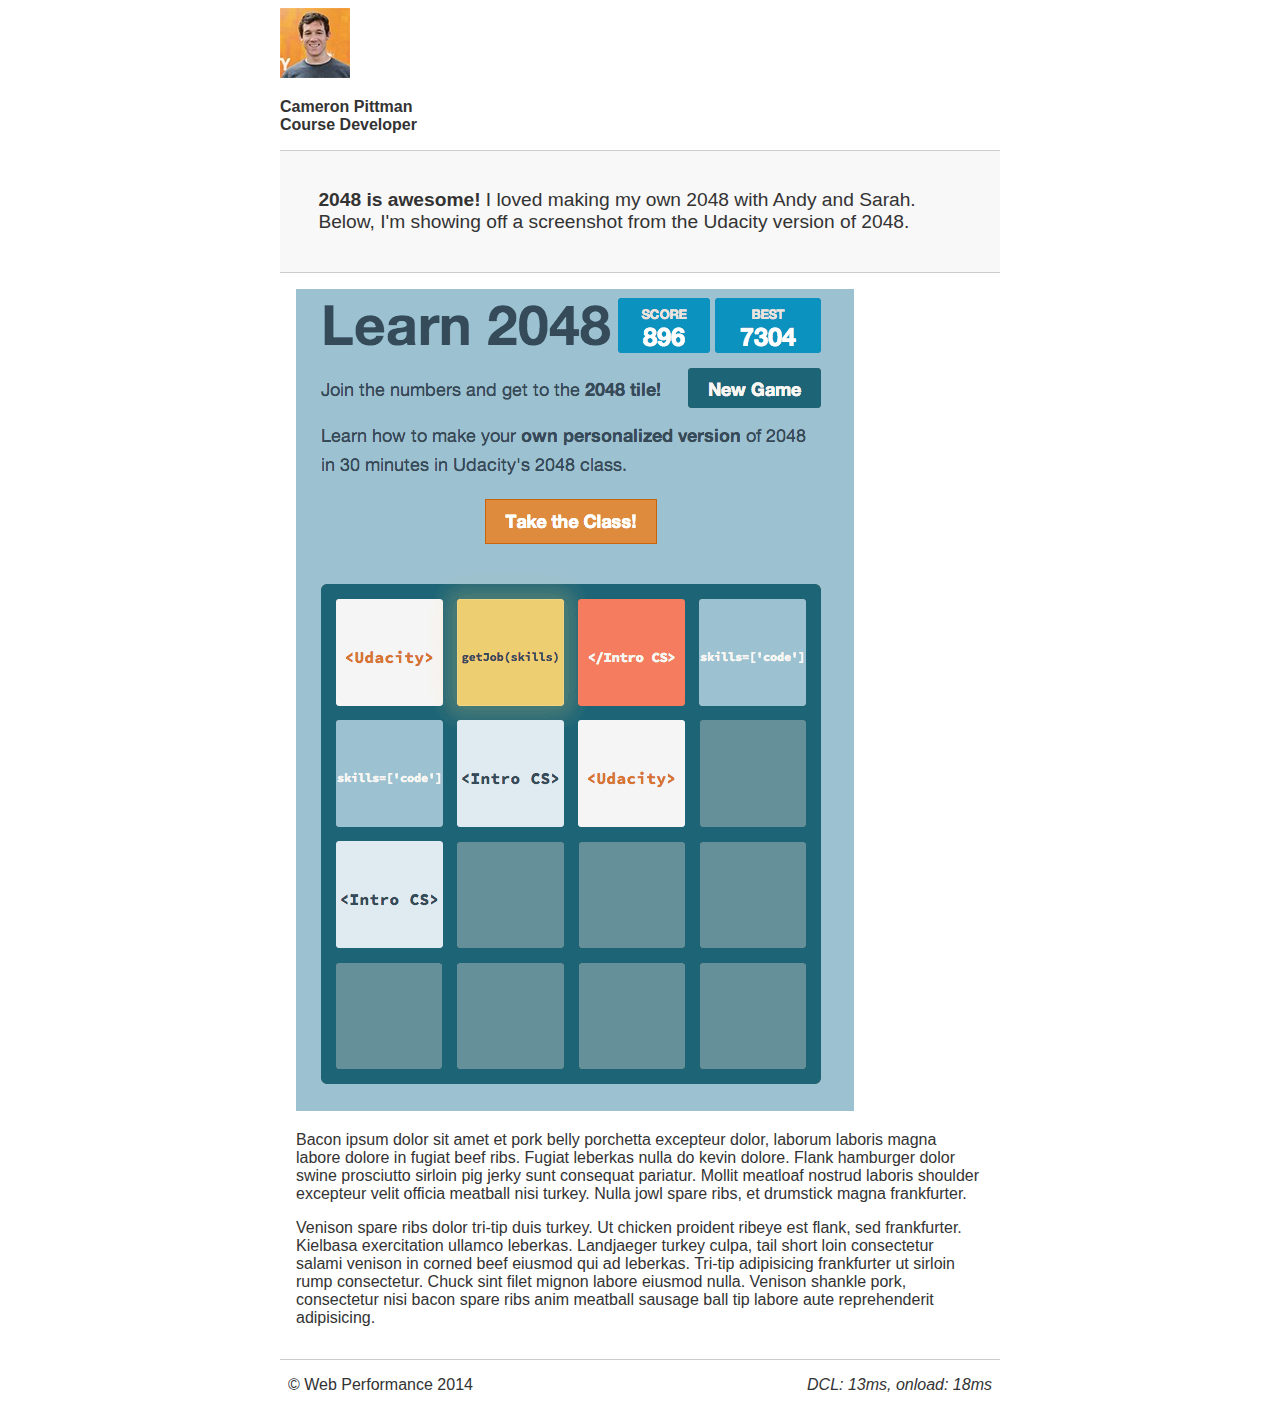
<file: project-2048.html>
<!DOCTYPE html>
<html lang="en">
  <head>
    <meta charset="utf-8">
    <meta name="viewport" content="width=device-width, initial-scale=1">
    <meta name="description" content=" FILL ME IN ">
    <meta name="author" content=" FILL ME IN ">
    <title>Cameron Pittman: Portfolio</title>

    <!-- Hmm, what is the impact of web fonts on speed? Measure it... -->
    <!-- <link href="//fonts.googleapis.com/css?family=Open+Sans:400,700" rel="stylesheet"> -->

    <link href="css/style.css" rel="stylesheet">
    <link href="css/print.css" rel="stylesheet">

    <script>
      (function(w,g){w['GoogleAnalyticsObject']=g;
      w[g]=w[g]||function(){(w[g].q=w[g].q||[]).push(arguments)};w[g].l=1*new Date();})(window,'ga');

      // Optional TODO: replace with your Google Analytics profile ID.
      ga('create', 'UA-XXXX-Y');
      ga('send', 'pageview');
    </script>
    <script src="//www.google-analytics.com/analytics.js"></script>
    <script src="js/perfmatters.js"></script>
  </head>

  <body>
    <header>
      <a href="/"><img src="img/profilepic.jpg"></a>
      <p>Cameron Pittman<br><span>Course Developer</span></p>
    </header>

    <div class="container">
      <div class="hero">
        <strong>2048 is awesome!</strong> I loved making my own 2048 with Andy and Sarah. Below, I'm showing off a screenshot from the Udacity version of 2048.
      </div>

      <div class="content">

        <img class="img-responsive" src="img/2048.png">

        <p>Bacon ipsum dolor sit amet et pork belly porchetta excepteur dolor, laborum laboris magna labore dolore in fugiat beef ribs. Fugiat leberkas nulla do kevin dolore. Flank hamburger dolor swine prosciutto sirloin pig jerky sunt consequat pariatur. Mollit meatloaf nostrud laboris shoulder excepteur velit officia meatball nisi turkey. Nulla jowl spare ribs, et drumstick magna frankfurter.</p>

        <p>Venison spare ribs dolor tri-tip duis turkey. Ut chicken proident ribeye est flank, sed frankfurter. Kielbasa exercitation ullamco leberkas. Landjaeger turkey culpa, tail short loin consectetur salami venison in corned beef eiusmod qui ad leberkas. Tri-tip adipisicing frankfurter ut sirloin rump consectetur. Chuck sint filet mignon labore eiusmod nulla. Venison shankle pork, consectetur nisi bacon spare ribs anim meatball sausage ball tip labore aute reprehenderit adipisicing.</p>

    </div>

    <footer>
      <p>&copy; Web Performance 2014 <span id="crp-stats"></span></p>
    </footer>
  </body>
</html>
</file>
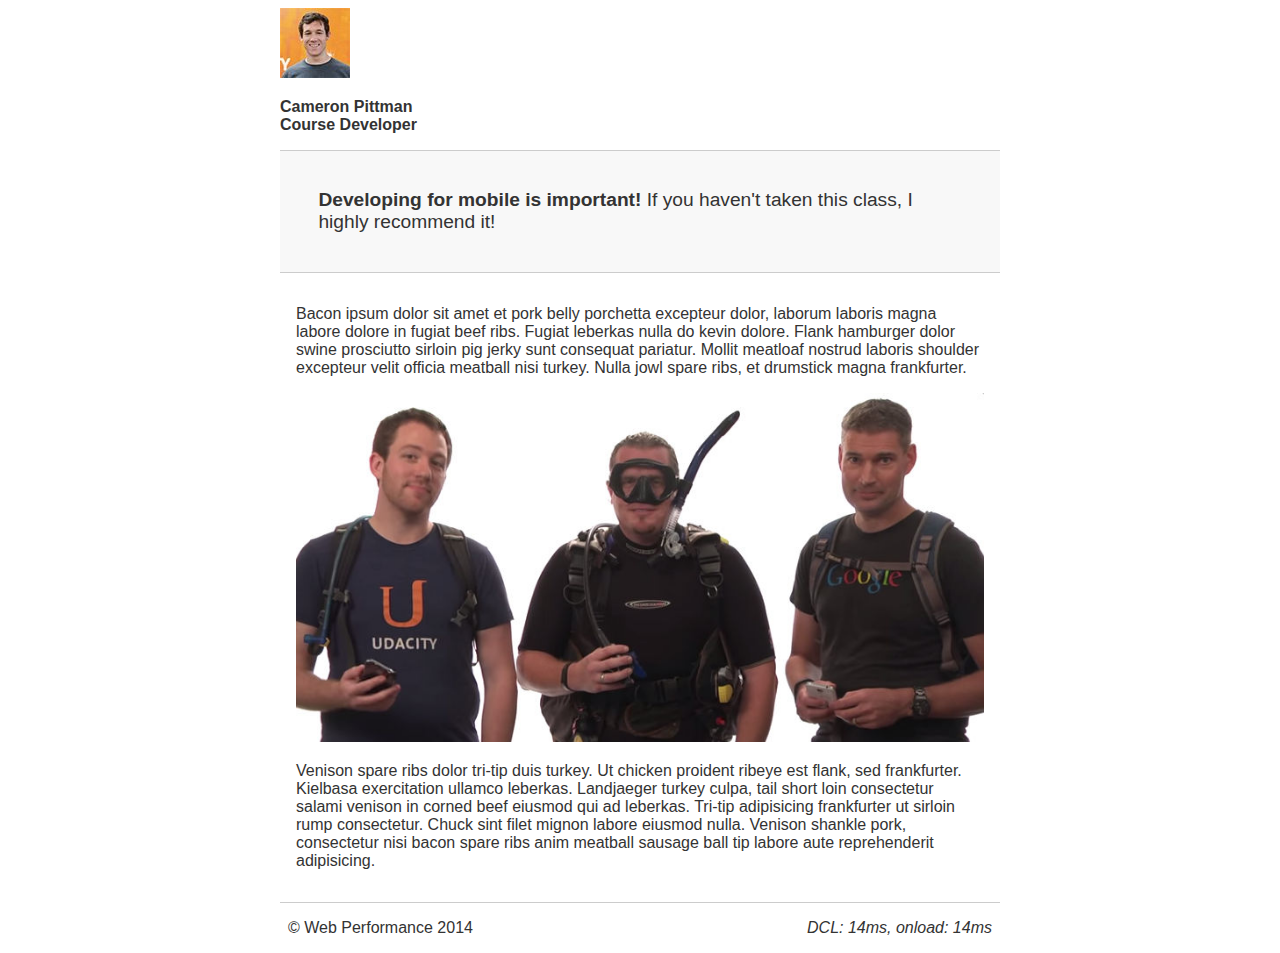
<file: project-mobile.html>
<!DOCTYPE html>
<html lang="en">
  <head>
    <meta charset="utf-8">
    <meta name="viewport" content="width=device-width, initial-scale=1">
    <meta name="description" content=" FILL ME IN ">
    <meta name="author" content=" FILL ME IN ">
    <title>Cameron Pitman: Portfolio</title>

    <!-- Hmm, what is the impact of web fonts on speed? Measure it... -->
    <!-- <link href="//fonts.googleapis.com/css?family=Open+Sans:400,700" rel="stylesheet"> -->

    <link href="css/style.css" rel="stylesheet">
    <link href="css/print.css" rel="stylesheet">

    <script>
      (function(w,g){w['GoogleAnalyticsObject']=g;
      w[g]=w[g]||function(){(w[g].q=w[g].q||[]).push(arguments)};w[g].l=1*new Date();})(window,'ga');

      // Optional TODO: replace with your Google Analytics profile ID.
      ga('create', 'UA-XXXX-Y');
      ga('send', 'pageview');
    </script>
    <script src="http://www.google-analytics.com/analytics.js"></script>
    <script async src="js/perfmatters.js"></script>
  </head>

  <body>
    <header>
      <a href="/"><img src="img/profilepic.jpg"></a>
      <p>Cameron Pittman<br><span>Course Developer</span></p>
    </header>

    <div class="container">
      <div class="hero">
        <strong>Developing for mobile is important!</strong> If you haven't taken this class, I highly recommend it!
      </div>

      <div class="content">

        <p>Bacon ipsum dolor sit amet et pork belly porchetta excepteur dolor, laborum laboris magna labore dolore in fugiat beef ribs. Fugiat leberkas nulla do kevin dolore. Flank hamburger dolor swine prosciutto sirloin pig jerky sunt consequat pariatur. Mollit meatloaf nostrud laboris shoulder excepteur velit officia meatball nisi turkey. Nulla jowl spare ribs, et drumstick magna frankfurter.</p>

        <img src="img/mobilewebdev.jpg">

        <p>Venison spare ribs dolor tri-tip duis turkey. Ut chicken proident ribeye est flank, sed frankfurter. Kielbasa exercitation ullamco leberkas. Landjaeger turkey culpa, tail short loin consectetur salami venison in corned beef eiusmod qui ad leberkas. Tri-tip adipisicing frankfurter ut sirloin rump consectetur. Chuck sint filet mignon labore eiusmod nulla. Venison shankle pork, consectetur nisi bacon spare ribs anim meatball sausage ball tip labore aute reprehenderit adipisicing.</p>

    </div>

    <footer>
      <p>&copy; Web Performance 2014 <span id="crp-stats"></span></p>
    </footer>
  </body>
</html>
</file>
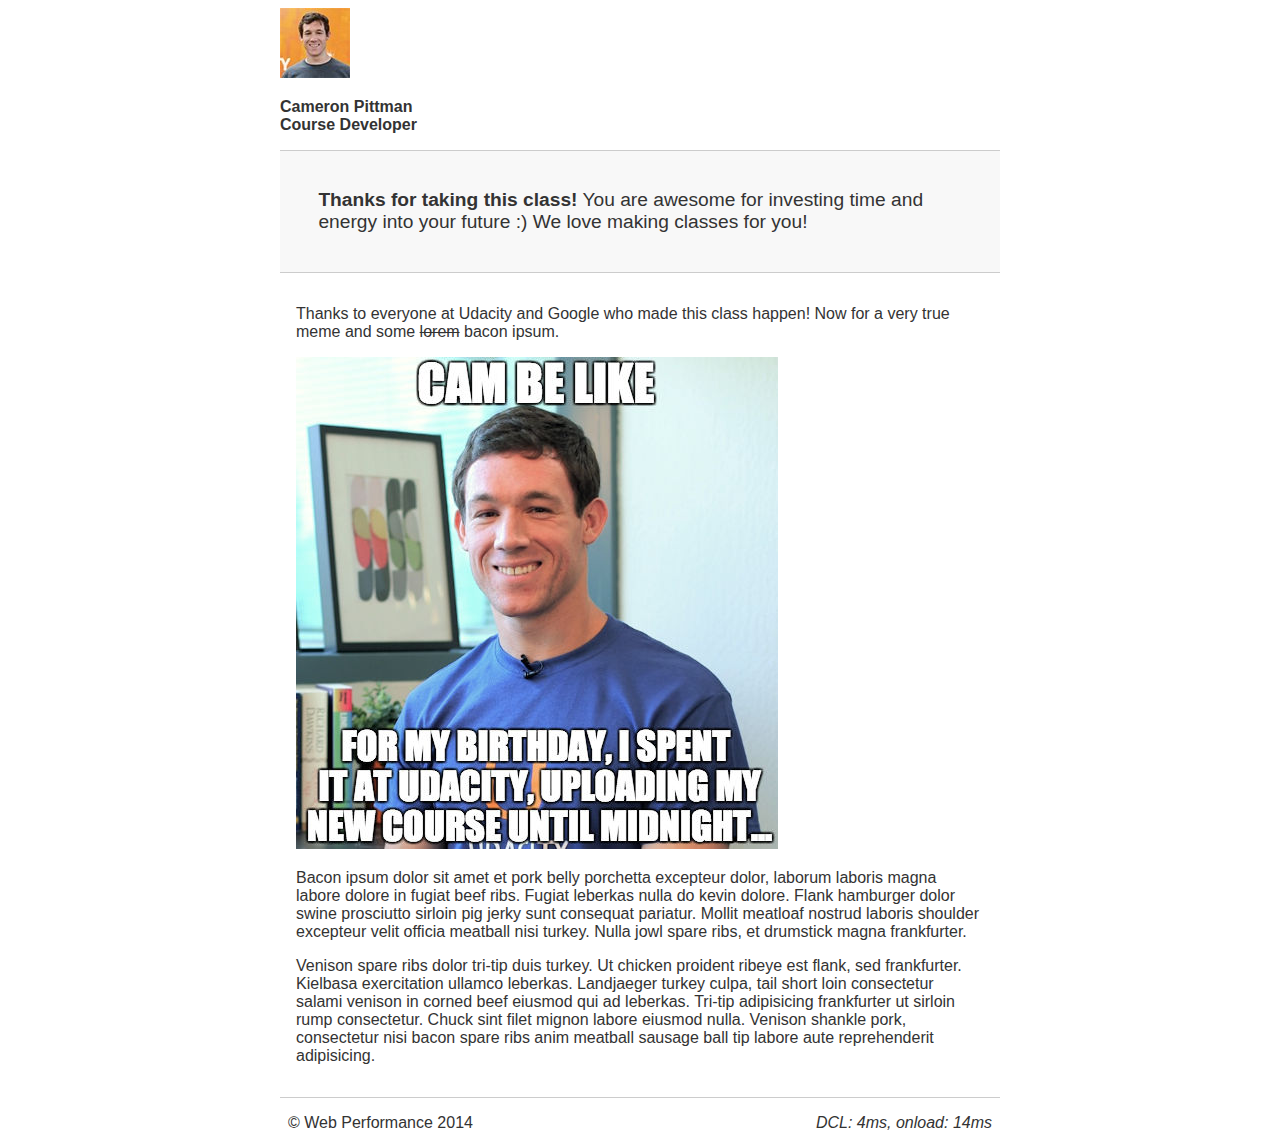
<file: project-webperf.html>
<!DOCTYPE html>
<html lang="en">
  <head>
    <meta charset="utf-8">
    <meta name="viewport" content="width=device-width, initial-scale=1">
    <meta name="description" content=" FILL ME IN ">
    <meta name="author" content=" FILL ME IN ">
    <title>Cameron Pittman: Portfolio</title>

    <!-- Hmm, what is the impact of web fonts on speed? Measure it... -->
    <!-- <link href="//fonts.googleapis.com/css?family=Open+Sans:400,700" rel="stylesheet"> -->

    <link href="css/style.css" rel="stylesheet">
    <link href="css/print.css" rel="stylesheet">
<!-- 
    <script>
      (function(w,g){w['GoogleAnalyticsObject']=g;
      w[g]=w[g]||function(){(w[g].q=w[g].q||[]).push(arguments)};w[g].l=1*new Date();})(window,'ga');

      // Optional TODO: replace with your Google Analytics profile ID.
      ga('create', 'UA-XXXX-Y');
      ga('send', 'pageview');
    </script>
    <script src="http://www.google-analytics.com/analytics.js"></script> -->
    <script async src="js/perfmatters.js"></script>
  </head>

  <body>
    <header>
      <a href="/"><img src="img/profilepic.jpg"></a>
      <p>Cameron Pittman<br><span>Course Developer</span></p>
    </header>

    <div class="container">
      <div class="hero">
        <strong>Thanks for taking this class!</strong> You are awesome for investing time and energy into your future :) We love making classes for you!
      </div>

      <div class="content">

        <p>Thanks to everyone at Udacity and Google who made this class happen! Now for a very true meme and some <strike>lorem</strike> bacon ipsum.</p>

        <img src="img/cam_be_like.jpg">

        <p>Bacon ipsum dolor sit amet et pork belly porchetta excepteur dolor, laborum laboris magna labore dolore in fugiat beef ribs. Fugiat leberkas nulla do kevin dolore. Flank hamburger dolor swine prosciutto sirloin pig jerky sunt consequat pariatur. Mollit meatloaf nostrud laboris shoulder excepteur velit officia meatball nisi turkey. Nulla jowl spare ribs, et drumstick magna frankfurter.</p>

        <p>Venison spare ribs dolor tri-tip duis turkey. Ut chicken proident ribeye est flank, sed frankfurter. Kielbasa exercitation ullamco leberkas. Landjaeger turkey culpa, tail short loin consectetur salami venison in corned beef eiusmod qui ad leberkas. Tri-tip adipisicing frankfurter ut sirloin rump consectetur. Chuck sint filet mignon labore eiusmod nulla. Venison shankle pork, consectetur nisi bacon spare ribs anim meatball sausage ball tip labore aute reprehenderit adipisicing.</p>

    </div>

    <footer>
      <p>&copy; Web Performance 2014 <span id="crp-stats"></span></p>
    </footer>
  </body>
</html>
</file>
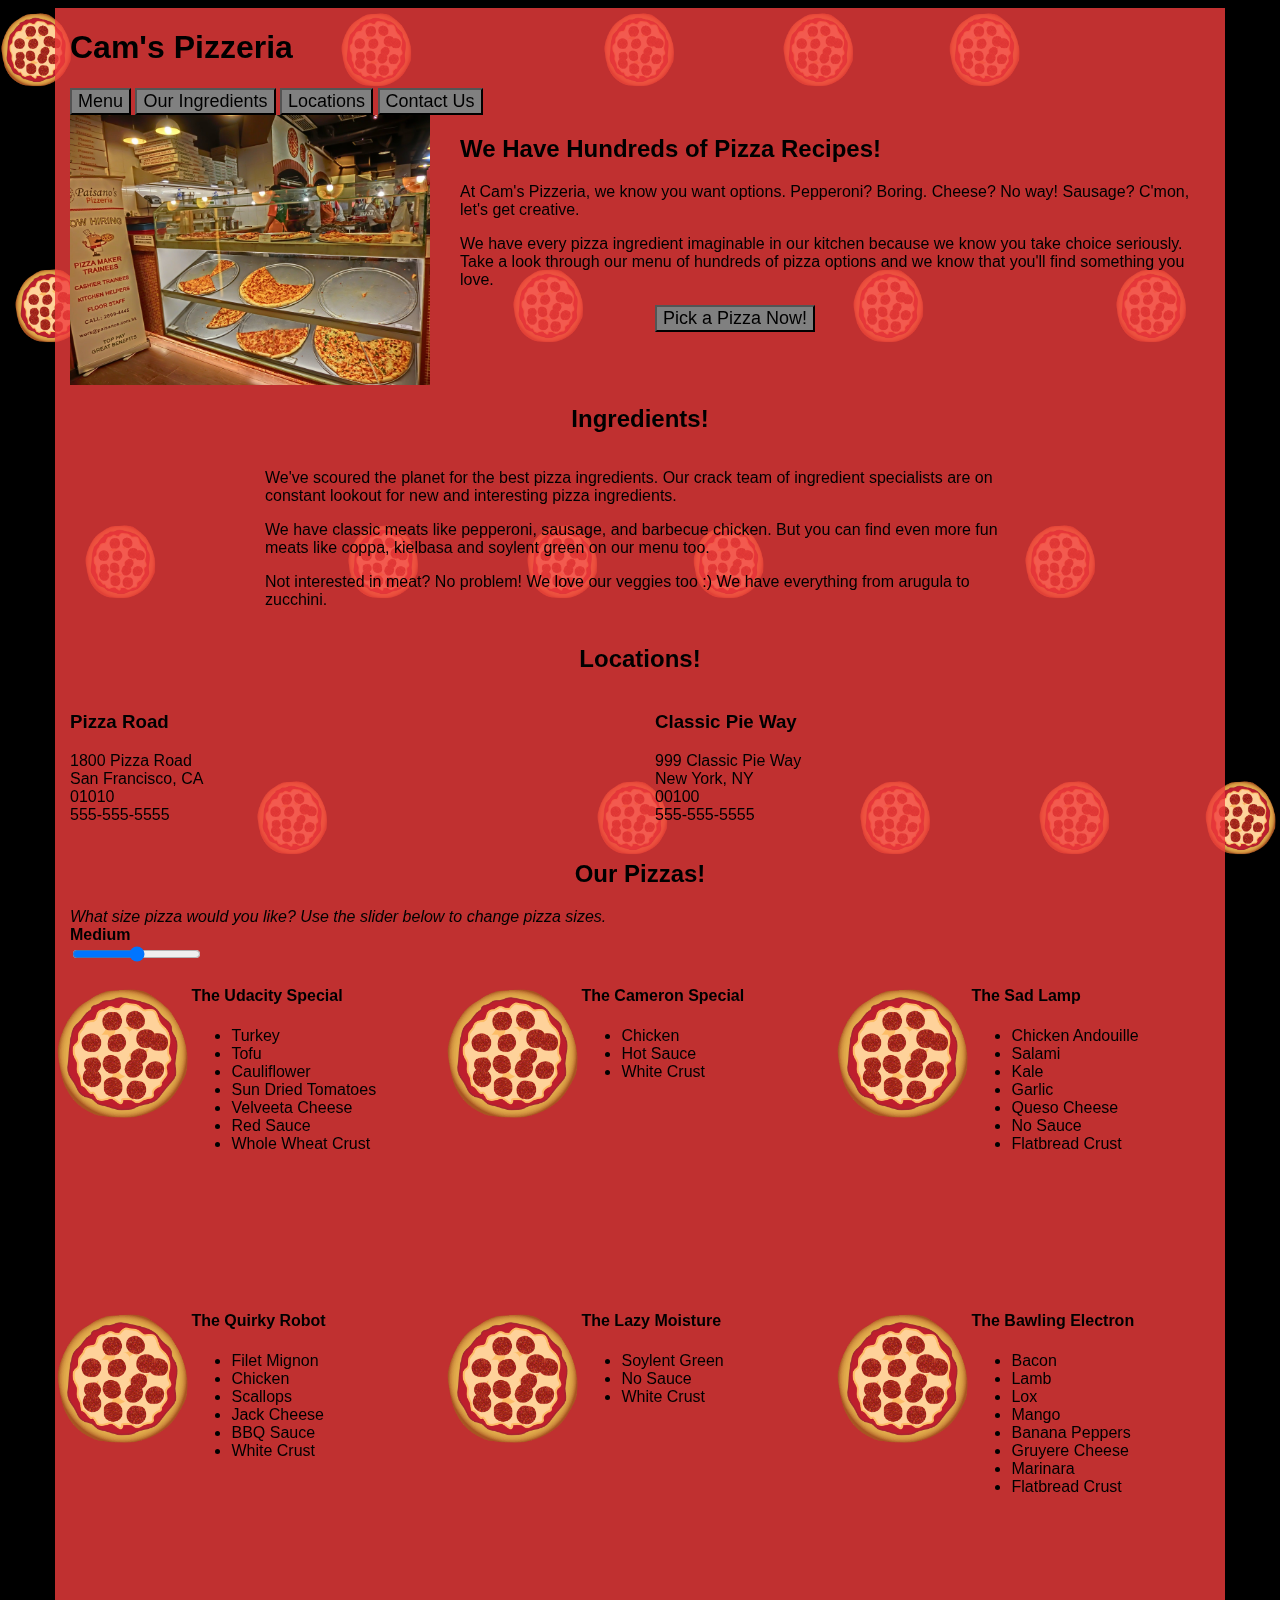
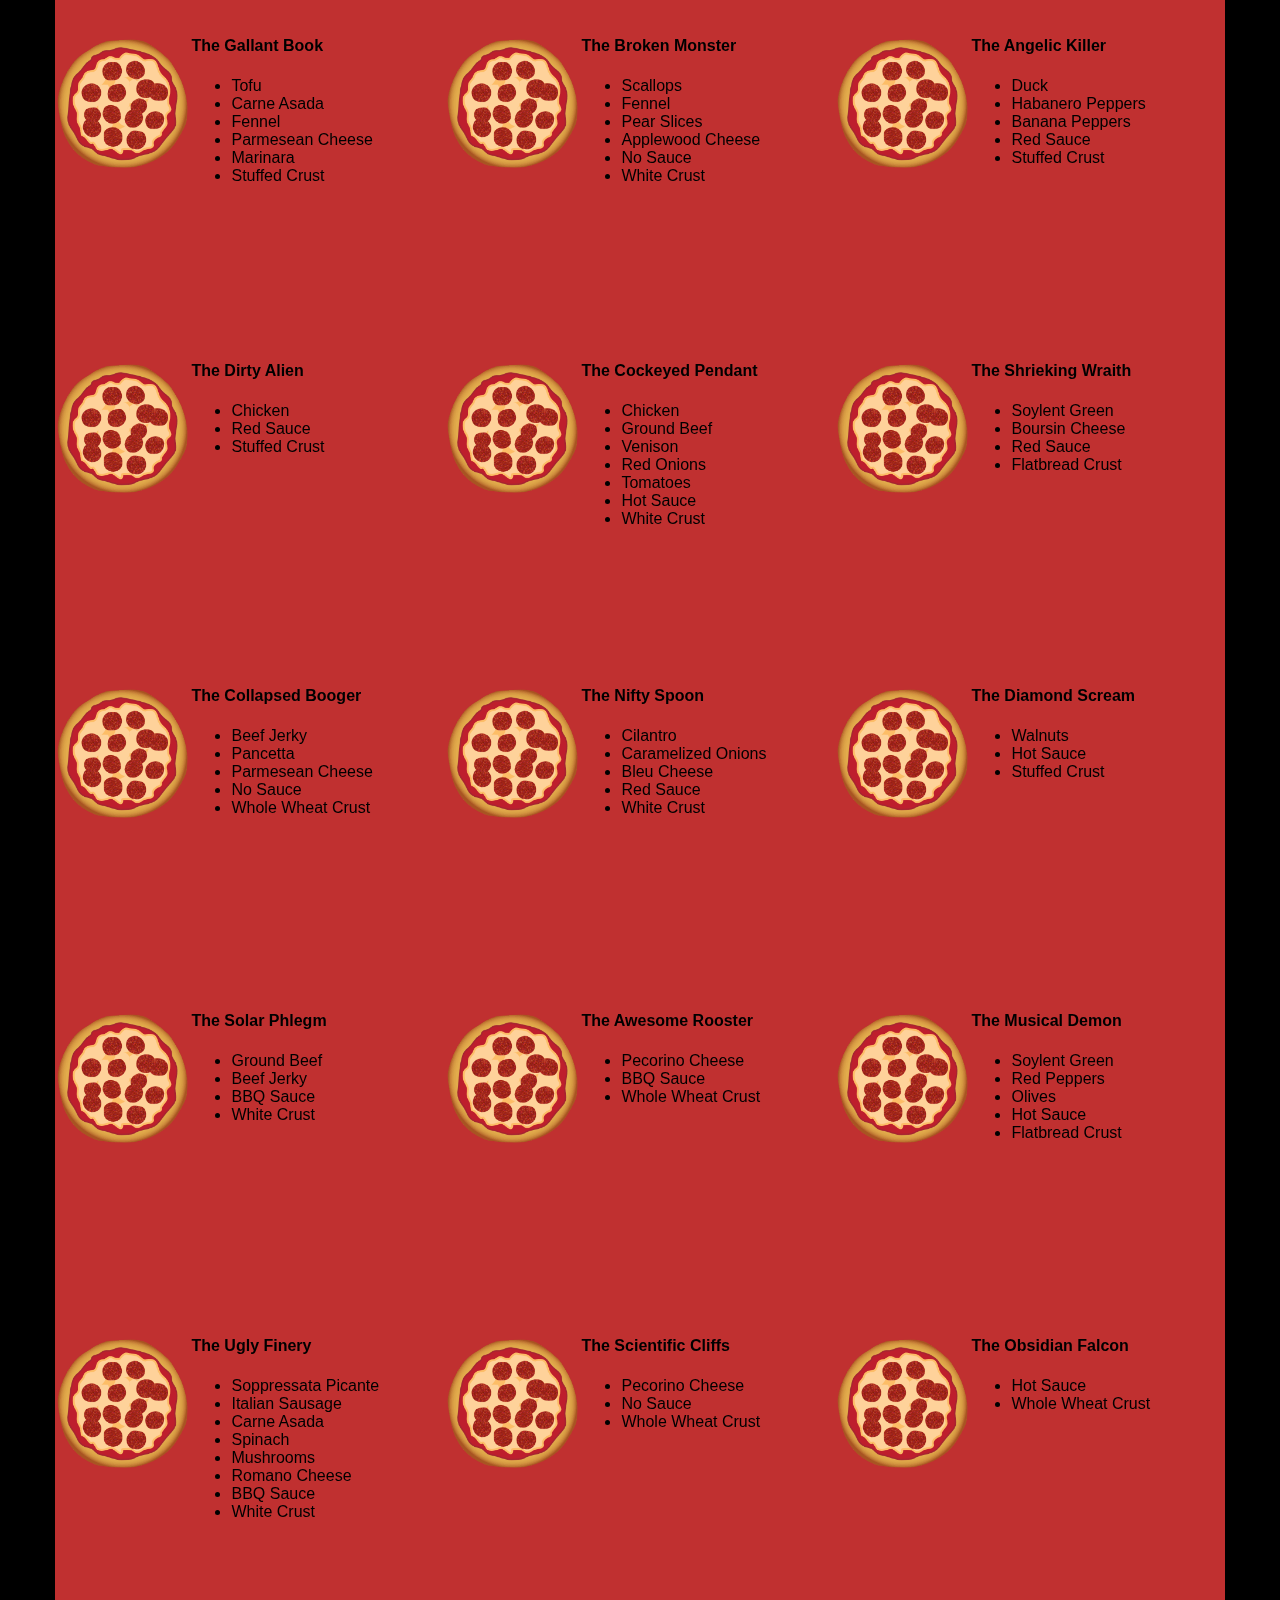
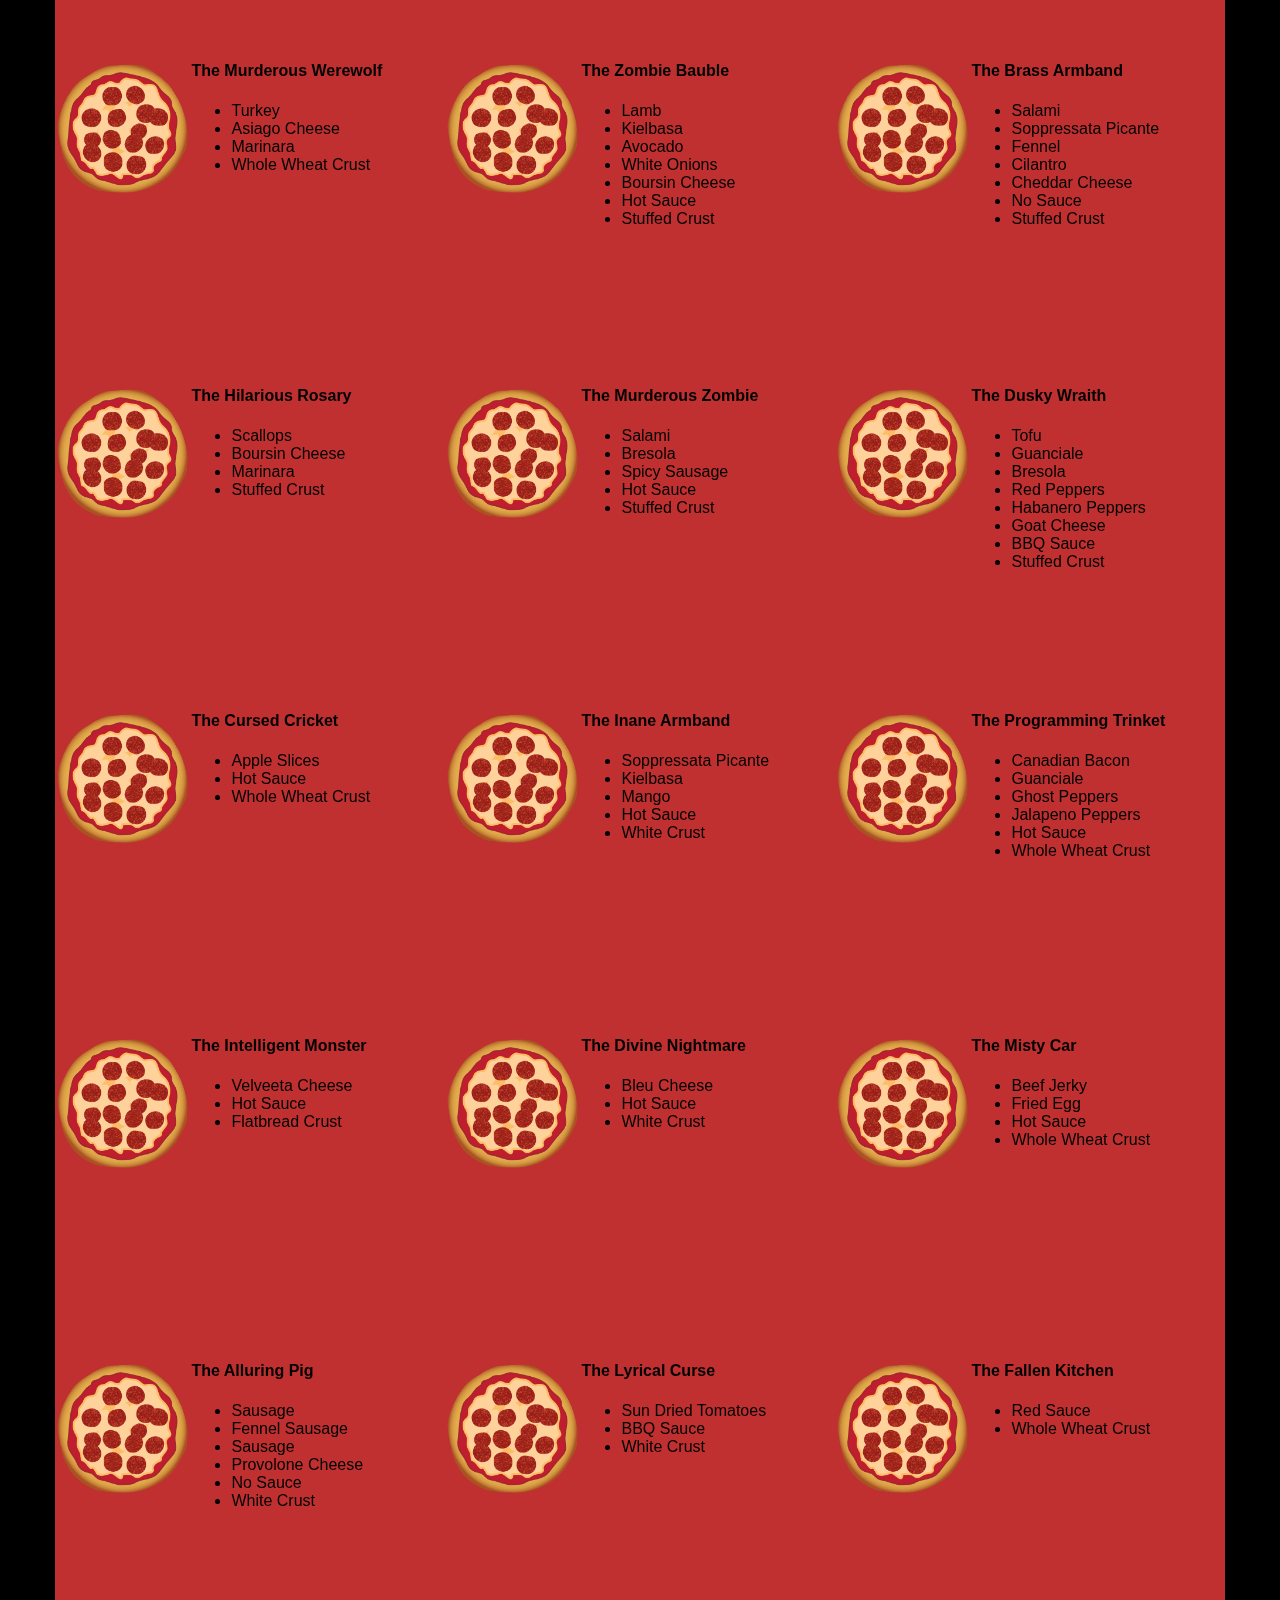
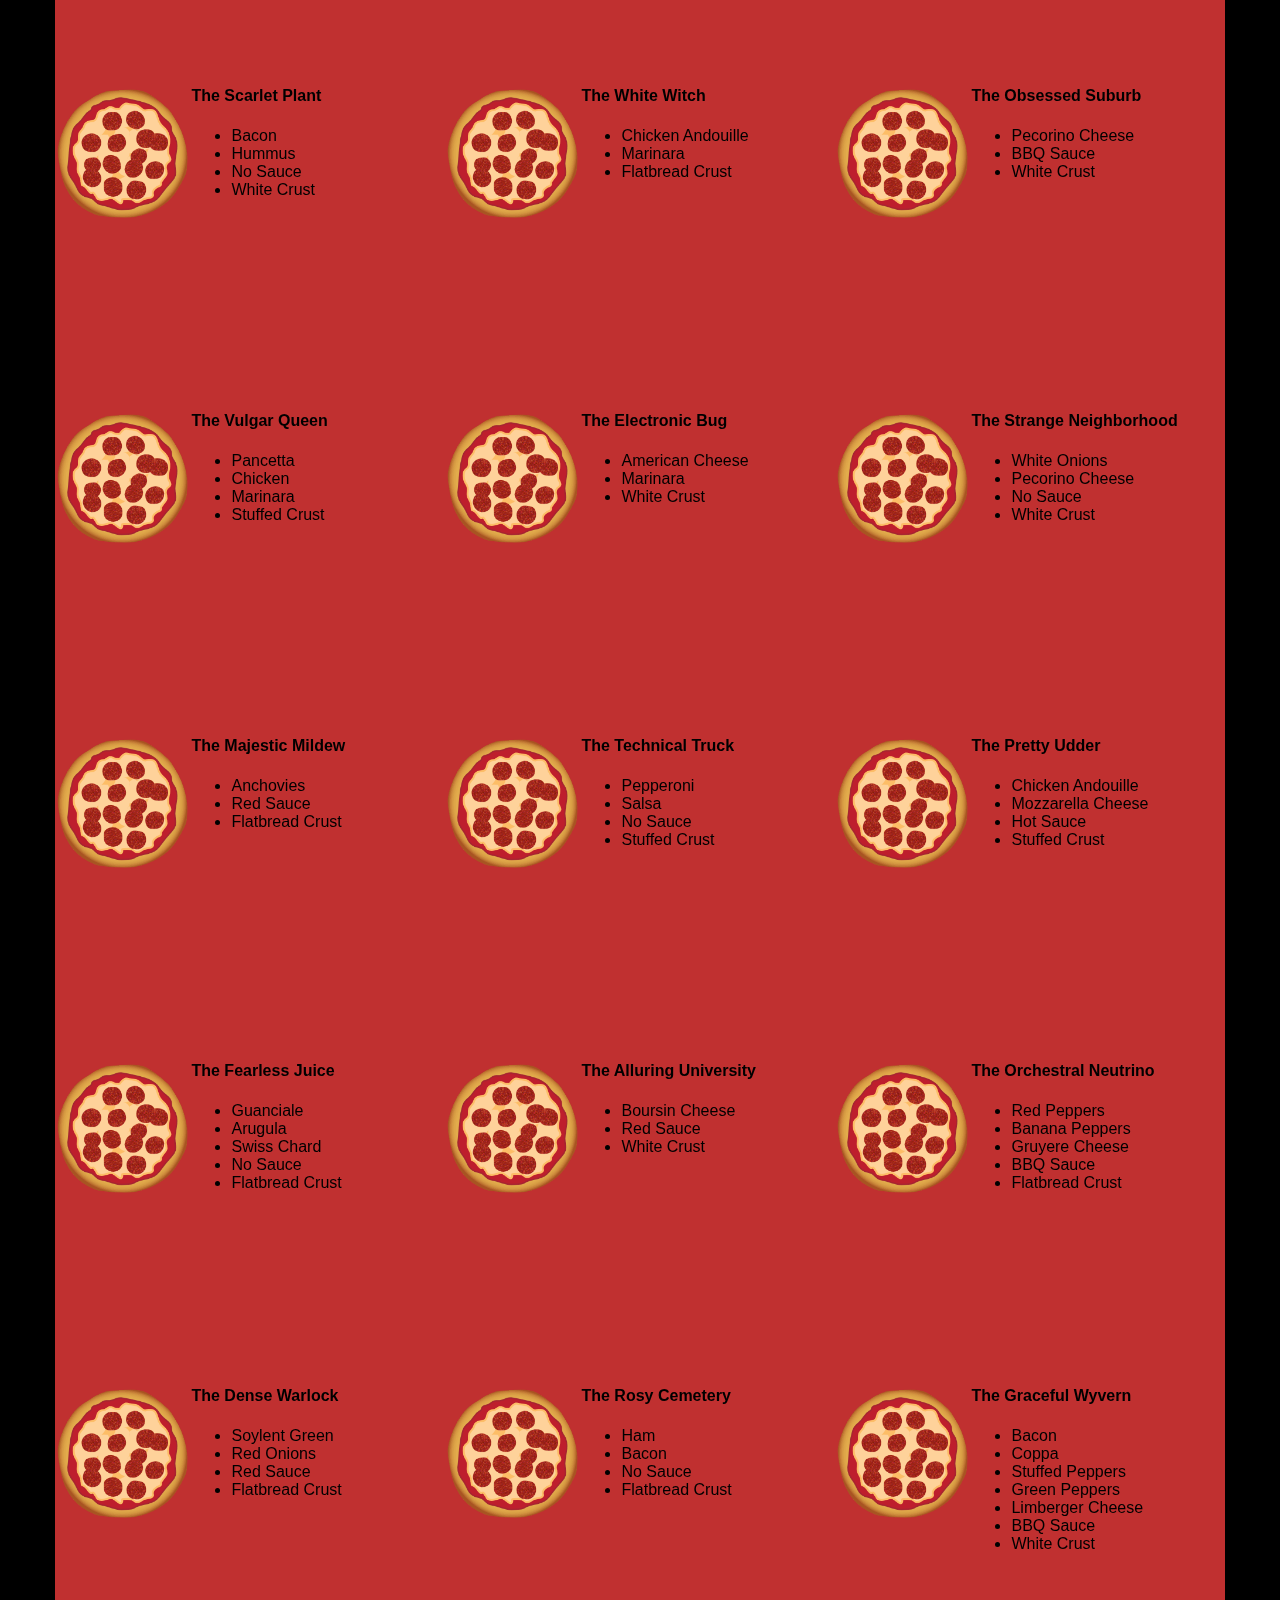
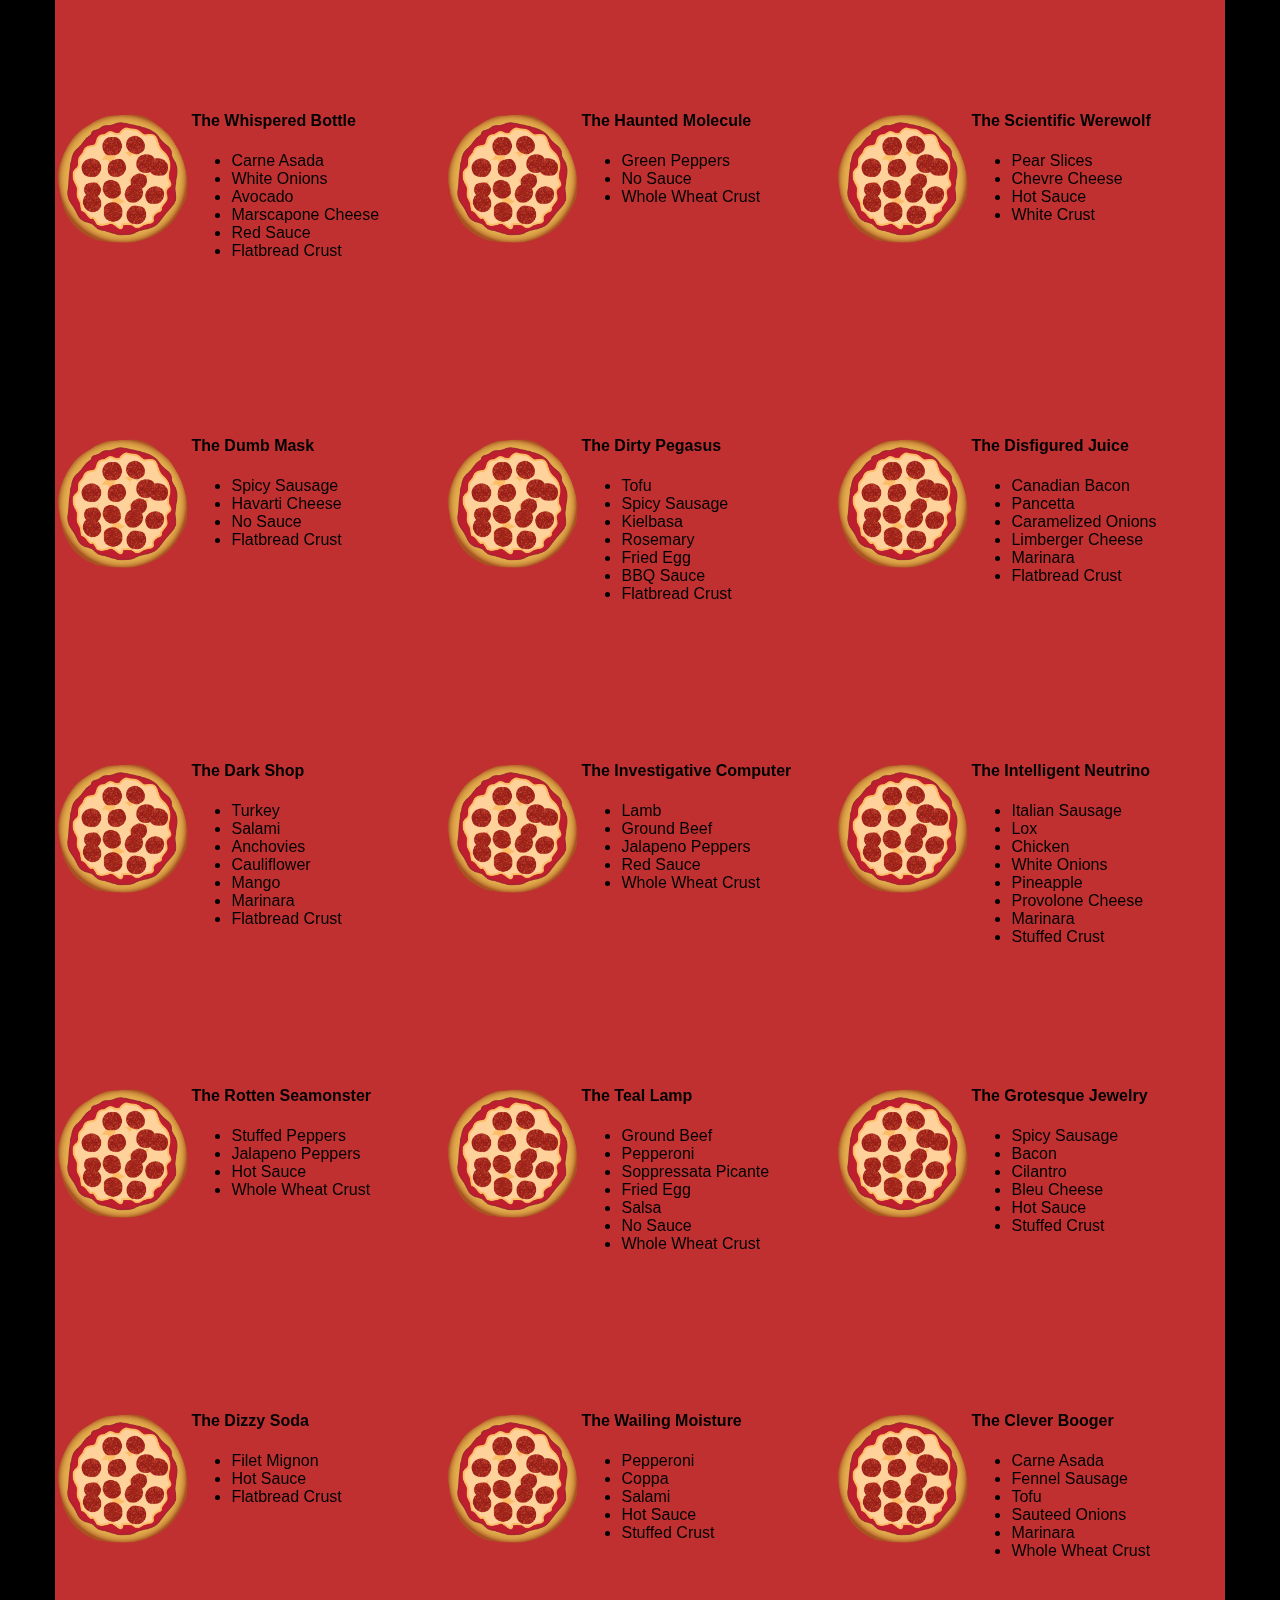
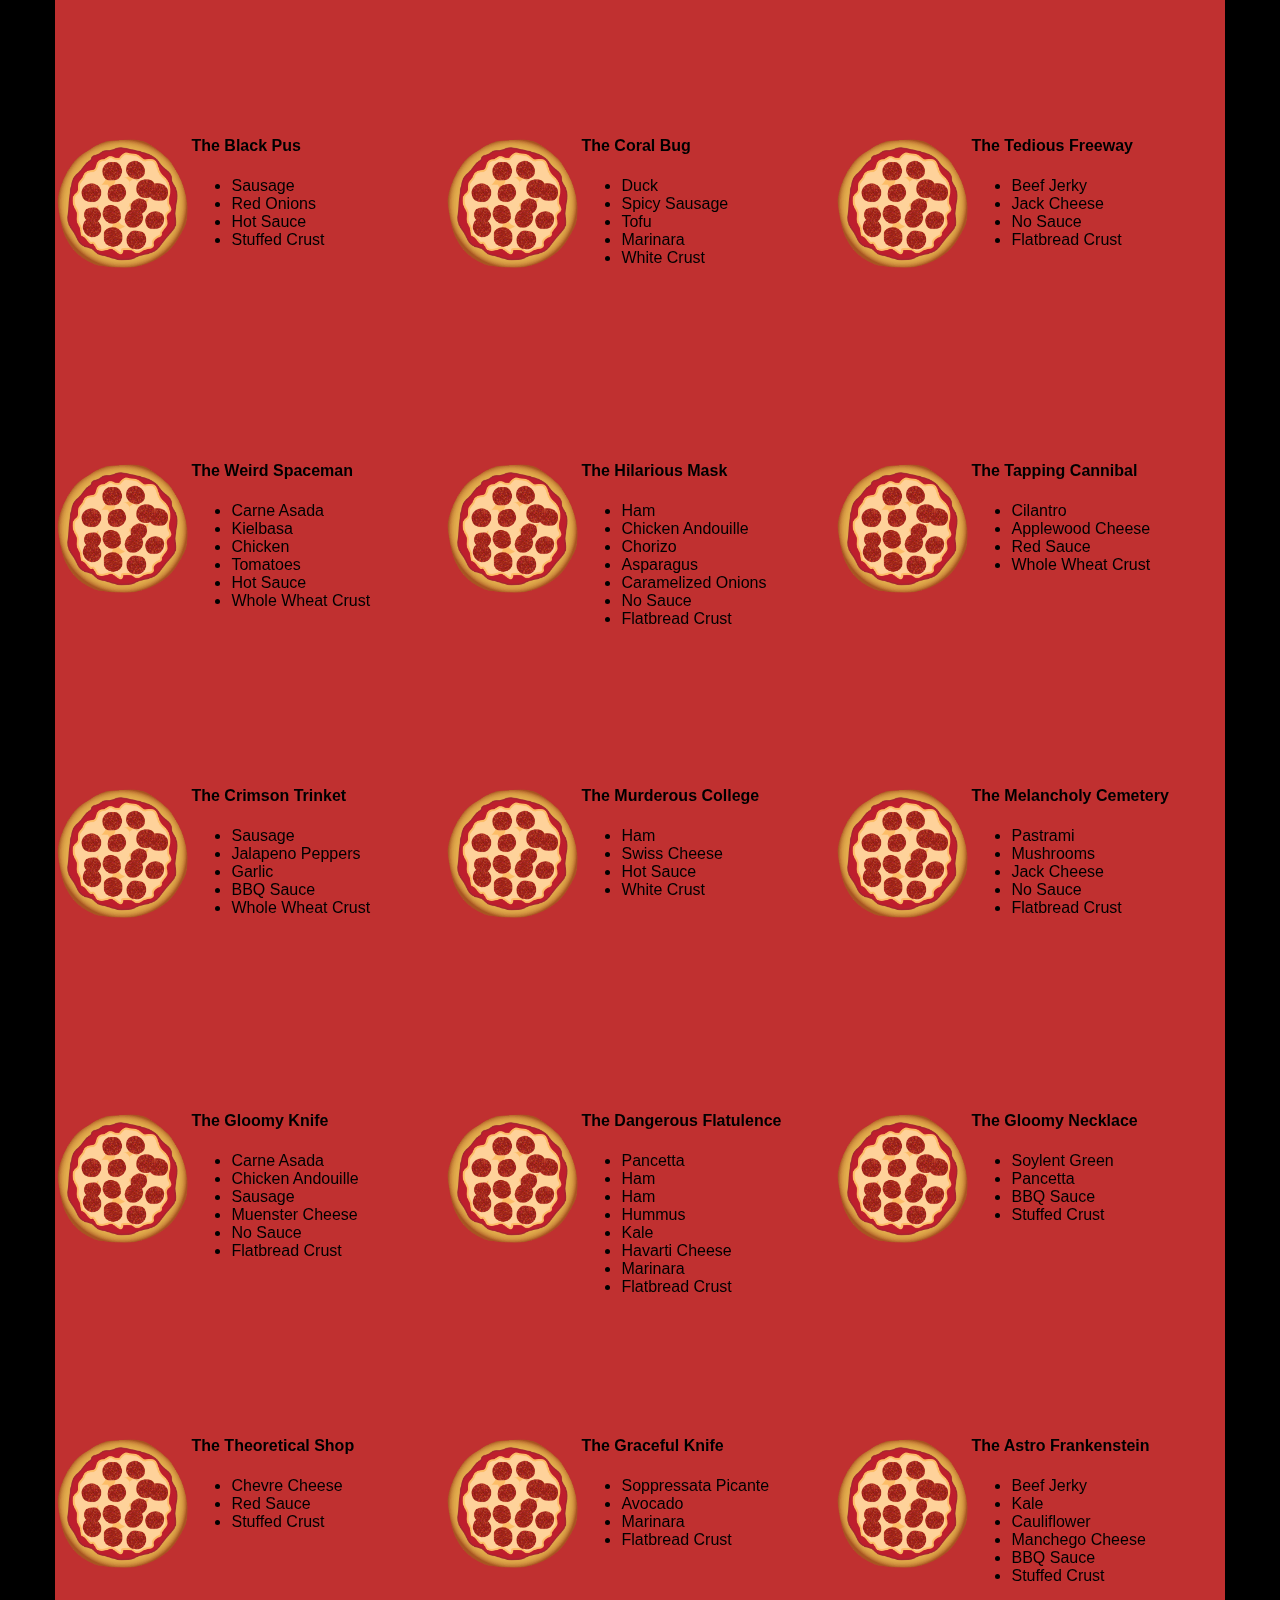
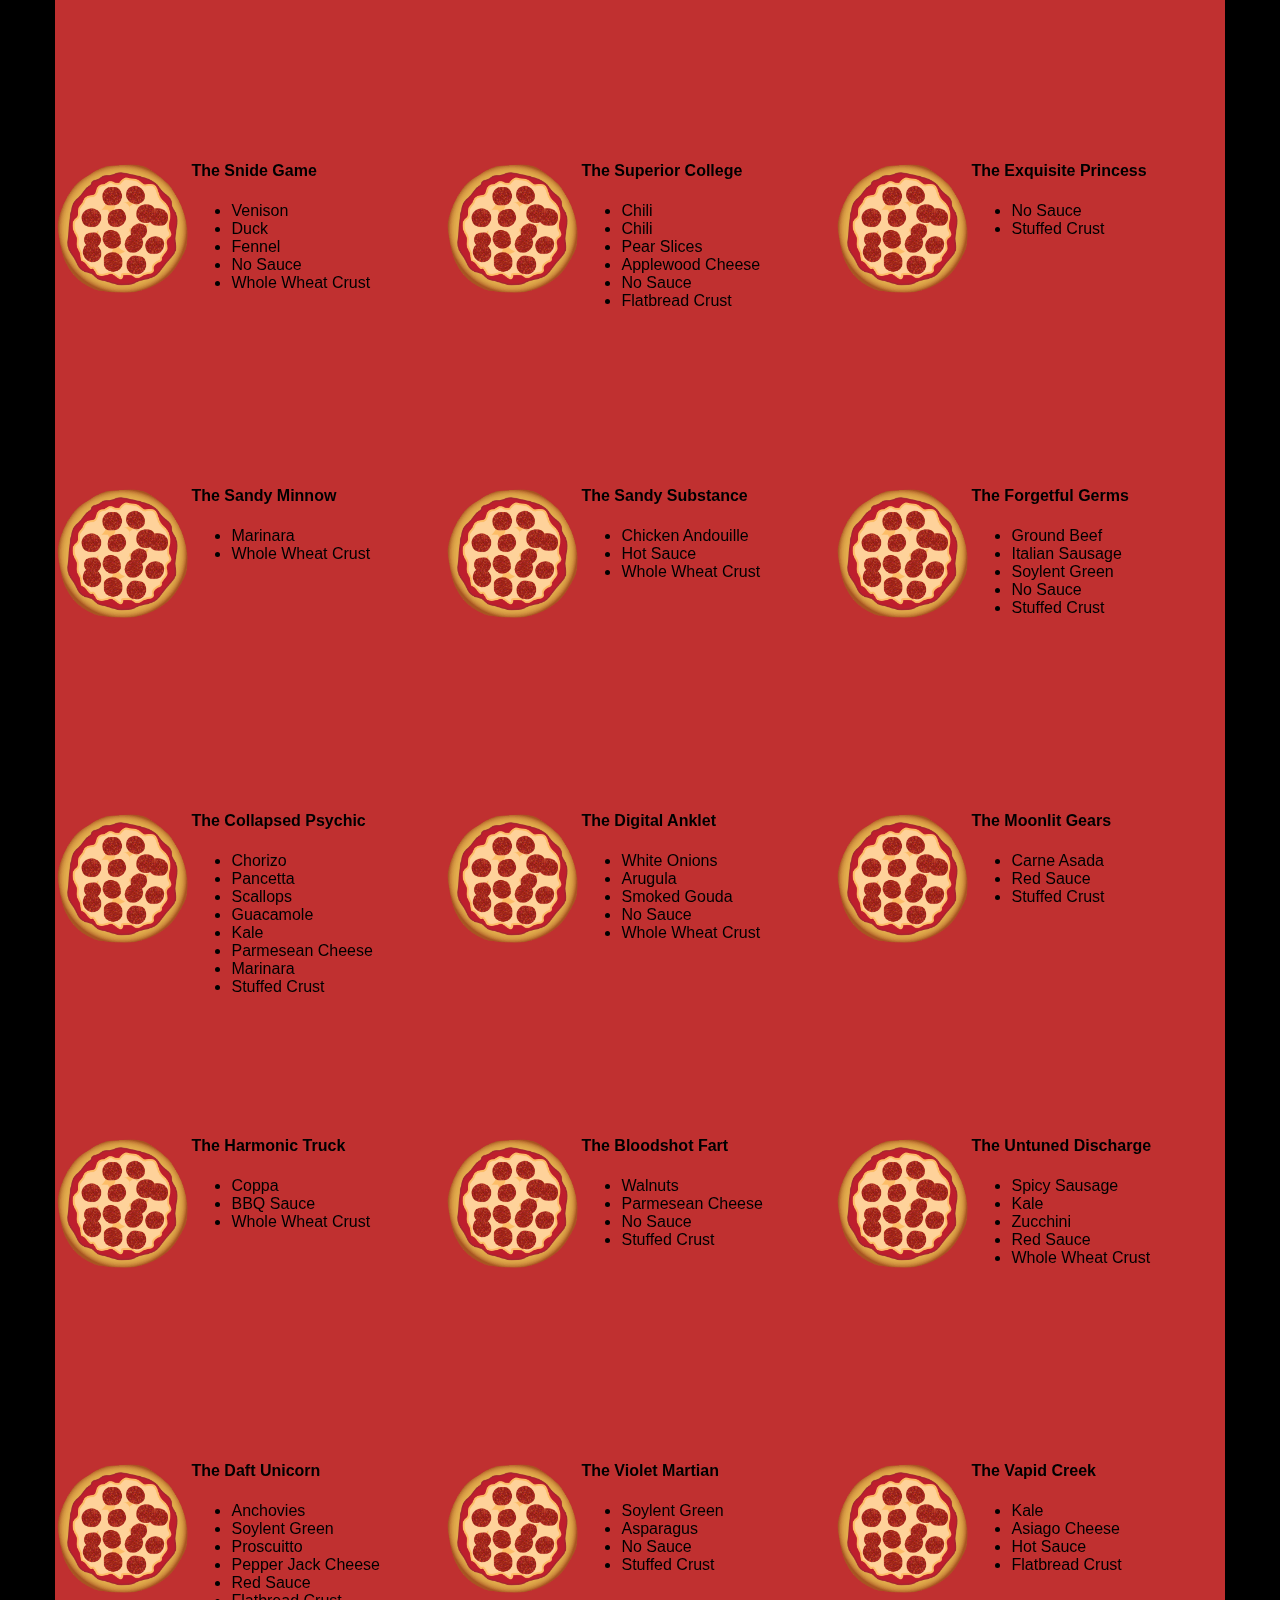
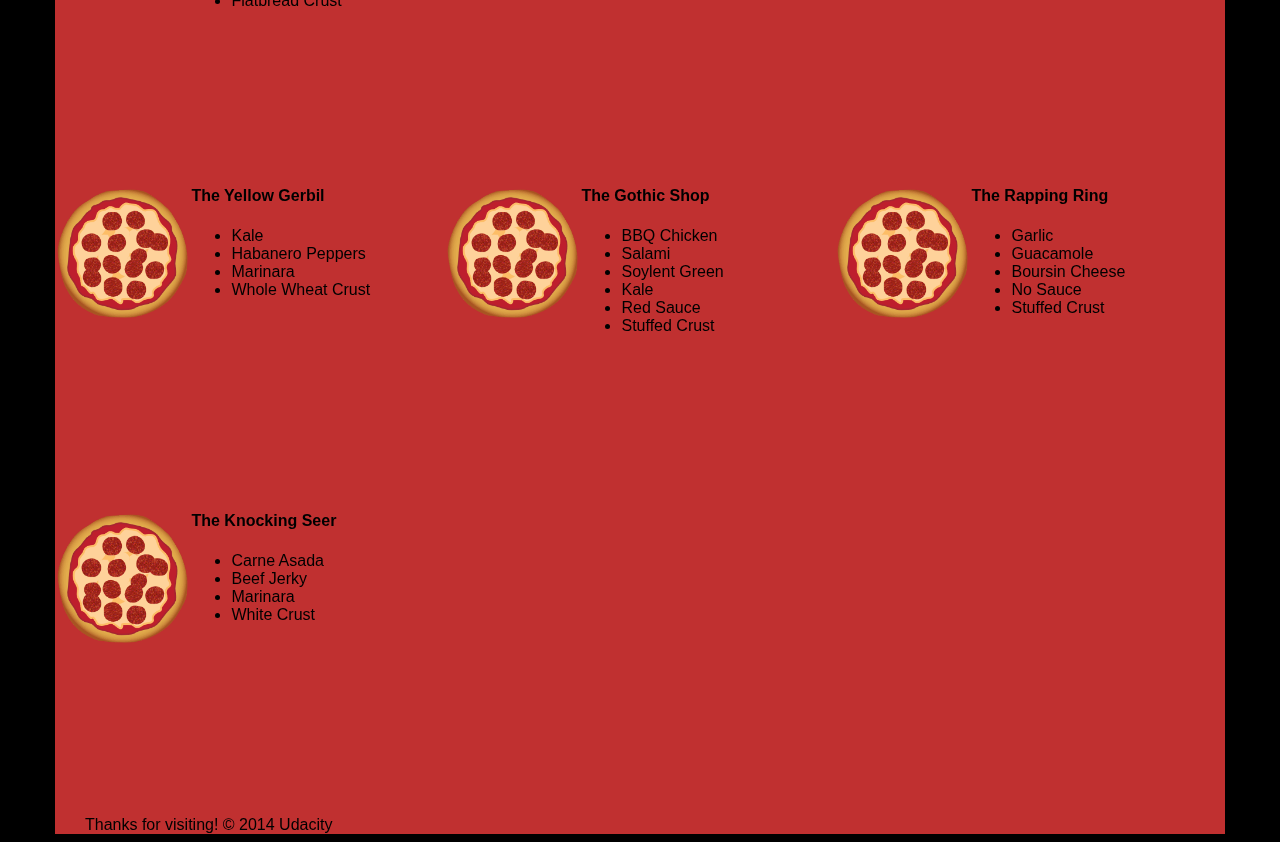
<file: views/pizza.html>
<!DOCTYPE HTML>
<html>
<head>
  <link rel="stylesheet" href="css/style.css">
  <link rel="stylesheet" href="css/bootstrap-grid.css">
</head>

<body>
  <div class="container">
    <div id="header" class="row">
      <div class="col-md-6">
        <div class="row">
          <div class="col-md-12">
            <h1>Cam's Pizzeria</h1>
            <div class="row">
              <div id="menu" class="col-md-12">
                <form action="#randomPizzas">
                  <input type="submit" value="Menu">
                </form>
                <form action="#ingredients">
                  <input type="submit" value="Our Ingredients">
                </form>
                <form action="#locations">
                  <input type="submit" value="Locations">
                </form>
                <form action="#" onsubmit="alert('Thanks for clicking! This button doesn\'t do anything because this is a fake pizzeria :\)')">
                  <input type="submit" value="Contact Us">
                </form>
              </div>
            </div>
          </div>
        </div>
      </div>
      <div id="movingPizzas1" class="col-md-6">
      </div>
    </div>
    <div id="callToAction" class="row">
      <div class="col-md-4">
        <img src="images/pizzeria-min.jpg" class="img-responsive"> <!-- Image credit to: http://commons.wikimedia.org/wiki/File:HK_TST_night_%E5%98%89%E8%98%AD%E9%81%93_Granville_Road_restaurant_Paisano's_Pizzeria_pizza_Dec-2013.JPG -->
      </div>
      <div class="col-md-8">
        <div class="row">
          <div class="col-md-12">
            <h2>We Have Hundreds of Pizza Recipes!</h2>
            <p>At Cam's Pizzeria, we know you want options. Pepperoni? Boring. Cheese? No way! Sausage? C'mon, let's get creative.</p>

            <p>We have every pizza ingredient imaginable in our kitchen because we know you take choice seriously. Take a look through our menu of hundreds of pizza options and we know that you'll find something you love.</p>
          </div>
        </div>
        <div class="row">
          <div class="col-md-6 col-md-push-3">
            <form action="#randomPizzas">
              <input type="submit" value="Pick a Pizza Now!">
            </form>
          </div>
        </div>
      </div>
    </div>
    <div id="ingredients" class="row">
      <div class="col-md-8 col-md-push-2">
        <div class="row">
          <div class="col-md-12 centered">
            <h2>Ingredients!</h2>
          </div>
        </div>
        <div class="row">
          <div class="col-md-12">
            <p>We've scoured the planet for the best pizza ingredients. Our crack team of ingredient specialists are on constant lookout for new and interesting pizza ingredients.</p>

            <p>We have classic meats like pepperoni, sausage, and barbecue chicken. But you can find even more fun meats like coppa, kielbasa and soylent green on our menu too.</p>

            <p>Not interested in meat? No problem! We love our veggies too :) We have everything from arugula to zucchini.</p>
          </div>
        </div>
      </div>
    </div>
    <div id="locations" class="row">
      <div class="col-md-12">
        <h2 style="text-align: center">Locations!</h2>
        <div class="row">
          <div class="col-md-6">
            <h3>Pizza Road</h3>
            <p>1800 Pizza Road<br>San Francisco, CA<br>01010<br>555-555-5555</p>
          </div>
          <div class="col-md-6">
            <h3>Classic Pie Way</h3>
            <p>999 Classic Pie Way<br>New York, NY<br>00100<br>555-555-5555</p>
          </div>
        </div>
      </div>
    </div>
    <div id="pizzaGenerator" class="row">
      <div class="col-md-12">
        <h2 style="text-align: center">Our Pizzas!</h2>
        <div class="row">
          <div class="col-md-12">
            <em>What size pizza would you like? Use the slider below to change pizza sizes.</em>
          </div>
          <div id="pizzaSize" class="col-md-6">Medium</div>
          <div class="col-md-12">
            <input id="sizeSlider" type="range" min="1" max="3" value="2" step="1" onchange="resizePizzas(this.value)"></input>
          </div>
        </div>
        <div id="randomPizzas" class="row">
          <div id="pizza0" class="randomPizzaContainer" style="width:33.33%; height: 325px;">
            <div style="width:35%">
              <img src="images/pizza.png" class="img-responsive">
            </div>
            <div style="width:65%">
              <h4>The Udacity Special</h4>
              <ul>
                <li>Turkey</li>
                <li>Tofu</li>
                <li>Cauliflower</li>
                <li>Sun Dried Tomatoes</li>
                <li>Velveeta Cheese</li>
                <li>Red Sauce</li>
                <li>Whole Wheat Crust</li>
              </ul>
            </div>
          </div>
          <div id="pizza1" class="randomPizzaContainer" style="width:33.33%; height: 325px;">
            <div style="width:35%">
              <img src="images/pizza.png" class="img-responsive">
            </div>
            <div style="width:65%">
              <h4>The Cameron Special</h4>
              <ul>
                <li>Chicken</li>
                <li>Hot Sauce</li>
                <li>White Crust</li>
              </ul>
            </div>
          </div>
        </div>
      </div>
    </div>
    <div id="footer" class="col-md-12">Thanks for visiting! &copy; 2014 Udacity</div>
  </div>
  <script type="text/javascript" src="js/main.js"></script>
</body>

</html>
</html>
</file>
<file: css/style.css>
.hero,footer{border-top:1px solid #ccc}footer span,li p{font-style:italic}b,header p,strong{font-weight:700}body,button,input,select,textarea{font-family:'Open Sans',sans-serif;color:#333}a{color:#12C}a:visited{color:#61C}a:focus{outline:dotted thin}a:active,a:hover{color:#c00;outline:0}code,pre{font-family:monospace,monospace;font-size:1em}ol,ul{margin:1em 0;padding:0 0 0 20px}img{border:0;max-width:100%}.container,footer,header{max-width:45em;margin:0 auto}.hero{padding:2em;background-color:#f8f8f8;font-size:1.2em;border-bottom:1px solid #ccc}.content{padding:1em}.content li{list-style-type:none;font-size:1.1em}li img{float:left;padding-right:1em}li p{font-size:.9em}footer{padding:0 .5em}footer span{float:right}@media only screen and (max-width:480px){body{font-size:12px}header p{padding-left:4.5em}}
</file>
<file: css/print.css>
@media print{*{background:0 0!important;color:#000!important;text-shadow:none!important;filter:none!important;-ms-filter:none!important}a,a:visited{color:#444!important;text-decoration:underline}a[href]:after{content:" (" attr(href) ")"}img,tr{page-break-inside:avoid}img{max-width:100%!important}@page{margin:.5cm}h2,h3,p{orphans:3;widows:3}h2,h3{page-break-after:avoid}}
</file>
<file: views/css/style.css>
/** {
  outline: 1px solid red !important;
}*/
* {
  -webkit-box-sizing: border-box;
  -moz-box-sizing: border-box;
  -box-sizing: border-box;
}

body {
  font-family: "Trebuchet MS", Helvetica, sans-serif;
  background: black;
}

input {
  background: grey;
  font-size: 18px;
}

form {
  display: inline-block;
}

.centered {
  text-align: center;
}

#pizzaSize {
  font-weight: 800;
}

.mover {
  position: fixed;
  width: 256px;
  z-index: -1;
  transform: translate3d(0,0,0px);
  will-change:transform,left;
}

.randomPizzaContainer {
  float: left;
  display: flex;
  will-change:transform;
}

.randomPizzaContainer:after {
  content: "";
  display: table;
  clear:both;
}

 .container {
  background-color: rgba(240, 60, 60, 0.8);
}

.small{
      width: 292.5px !important;
    height: 325px !important;
}

.medium{
  width: 389.961px !important;
    height: 325px !important;
}

.large{
      width: 585px !important;
    height: 325px !important;
}
</file>
